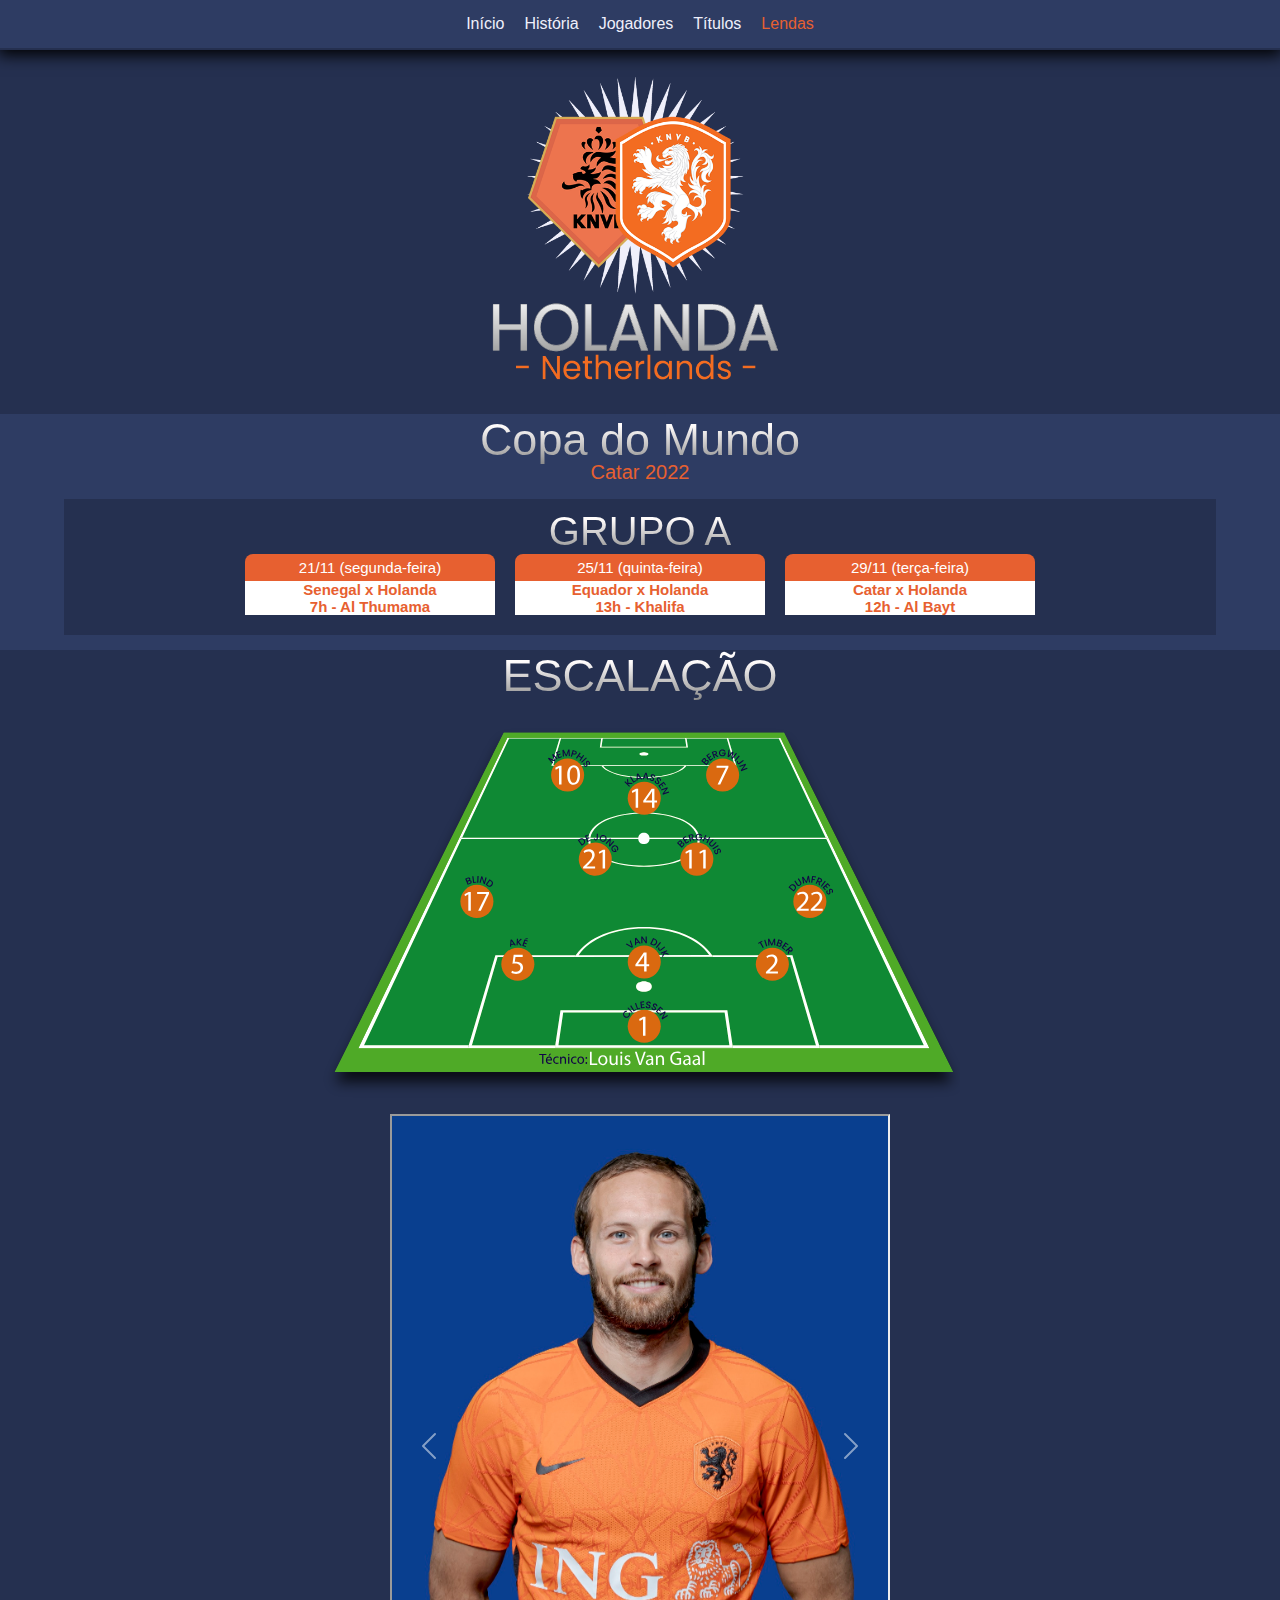
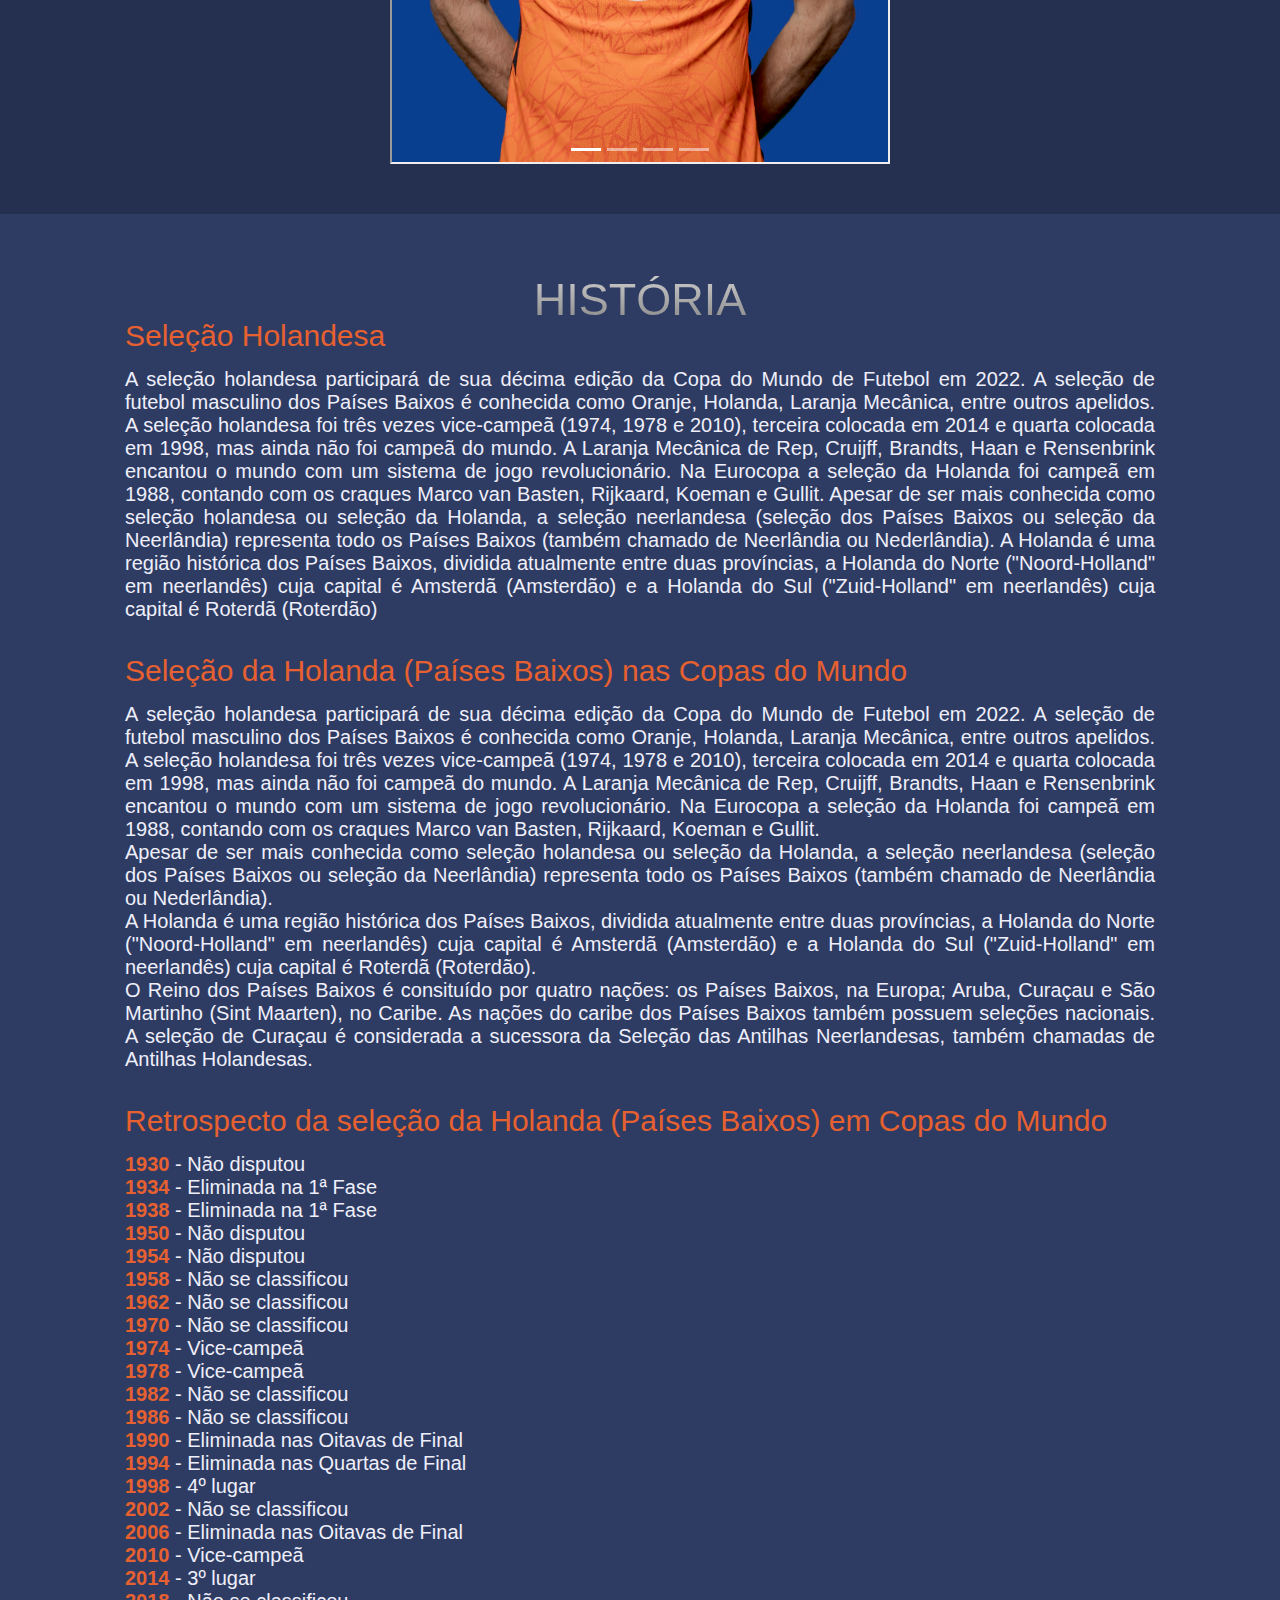
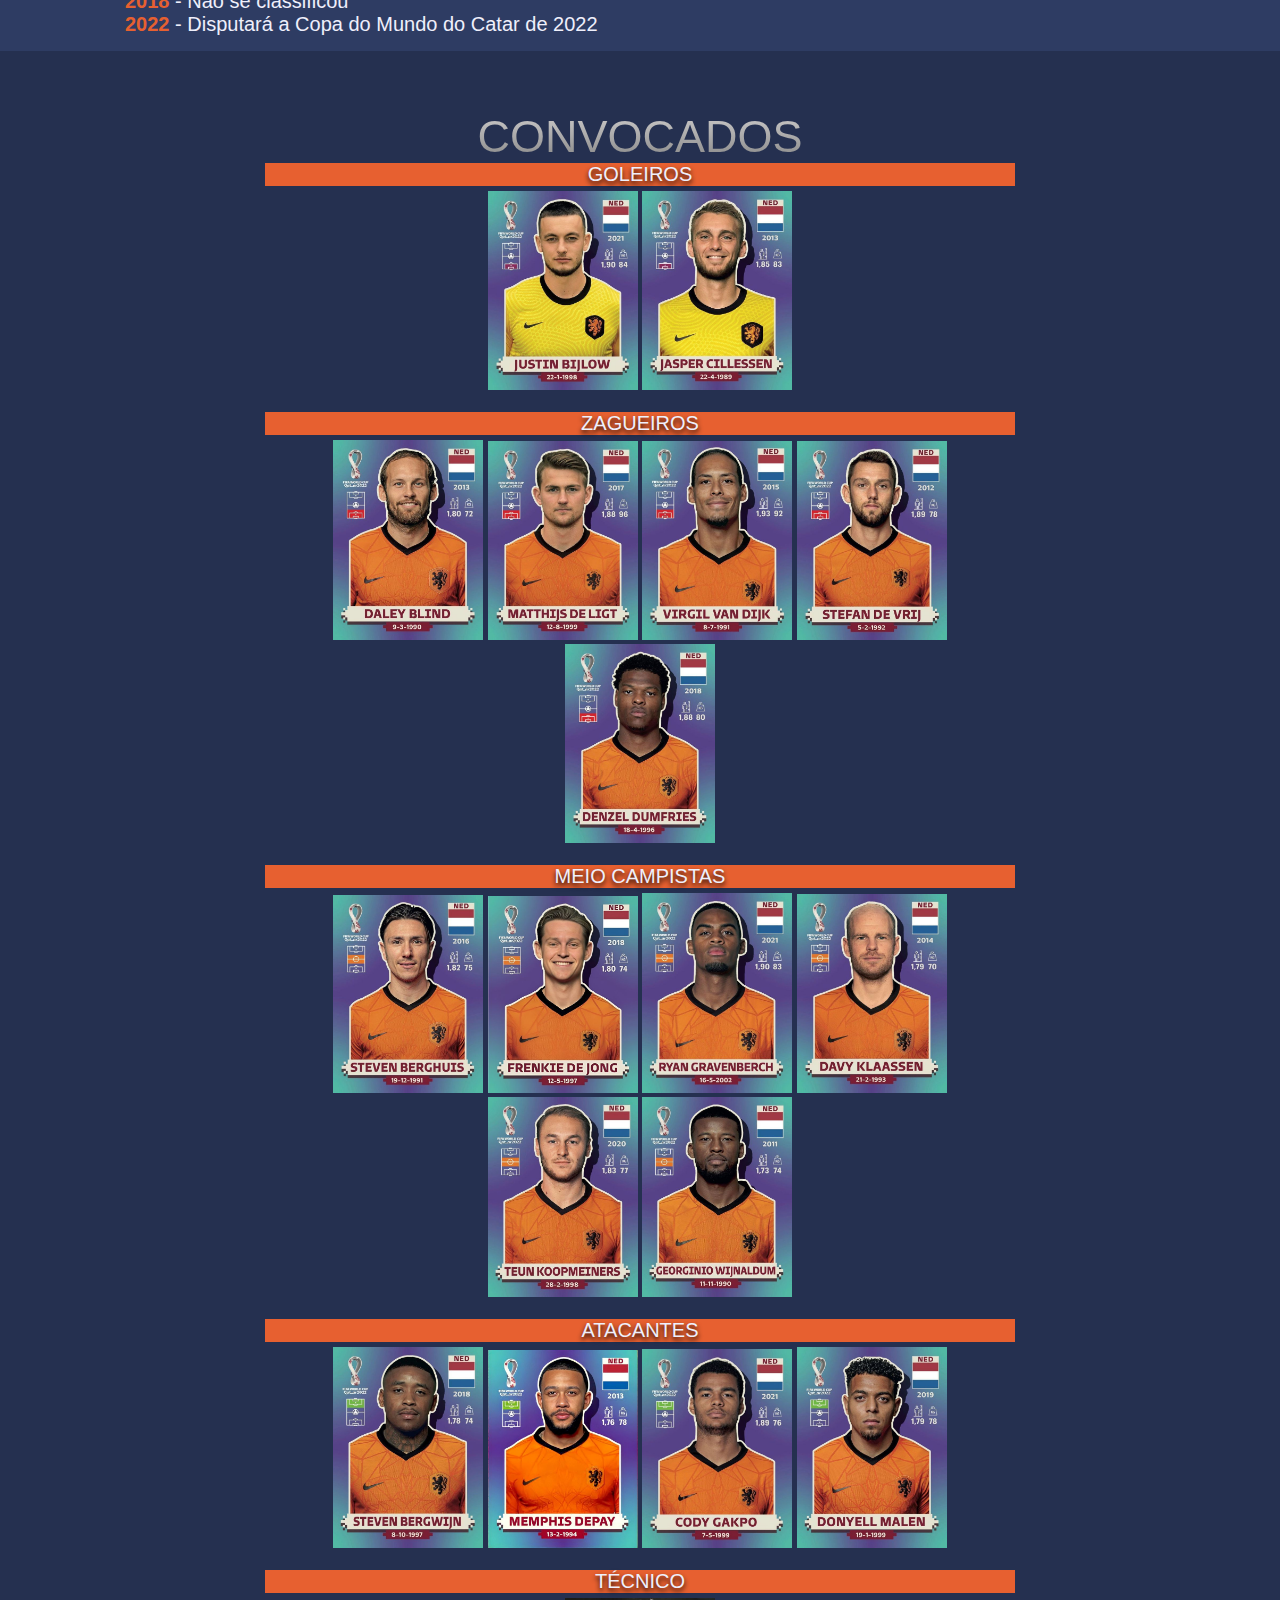
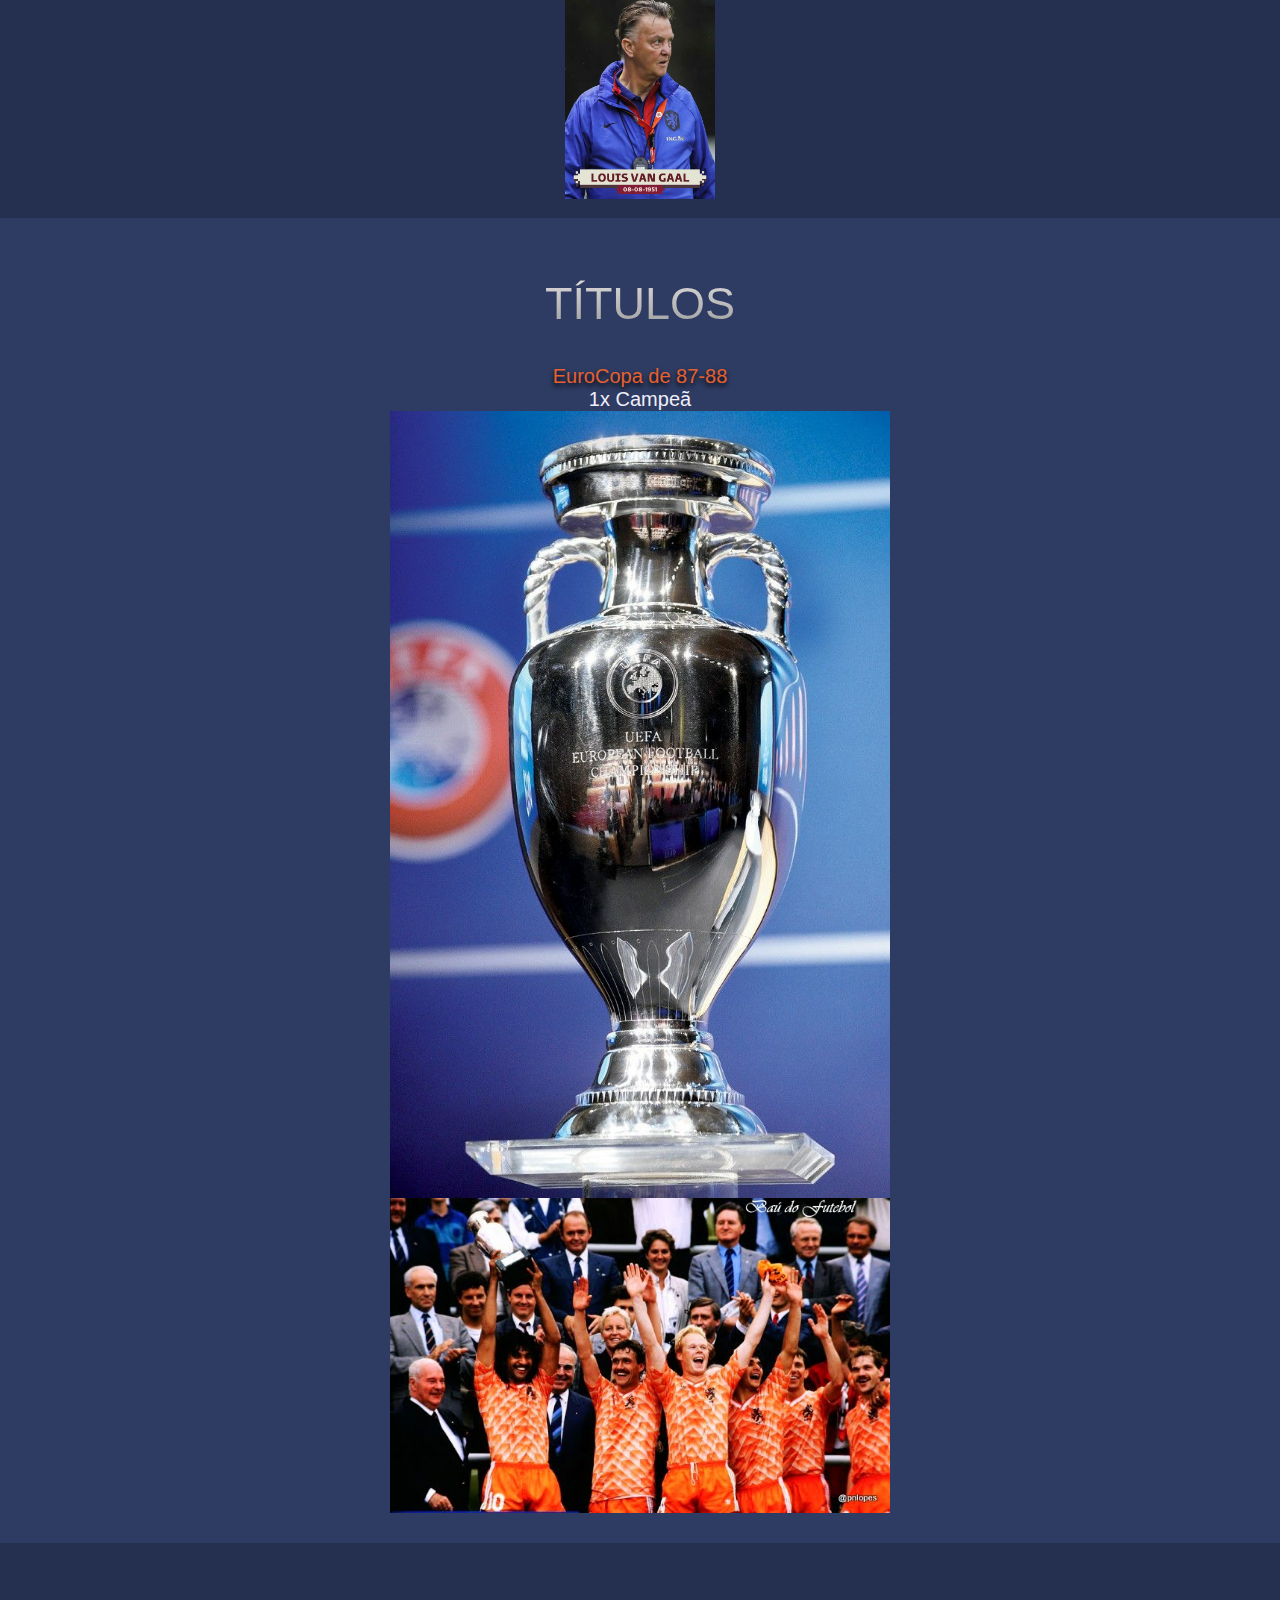
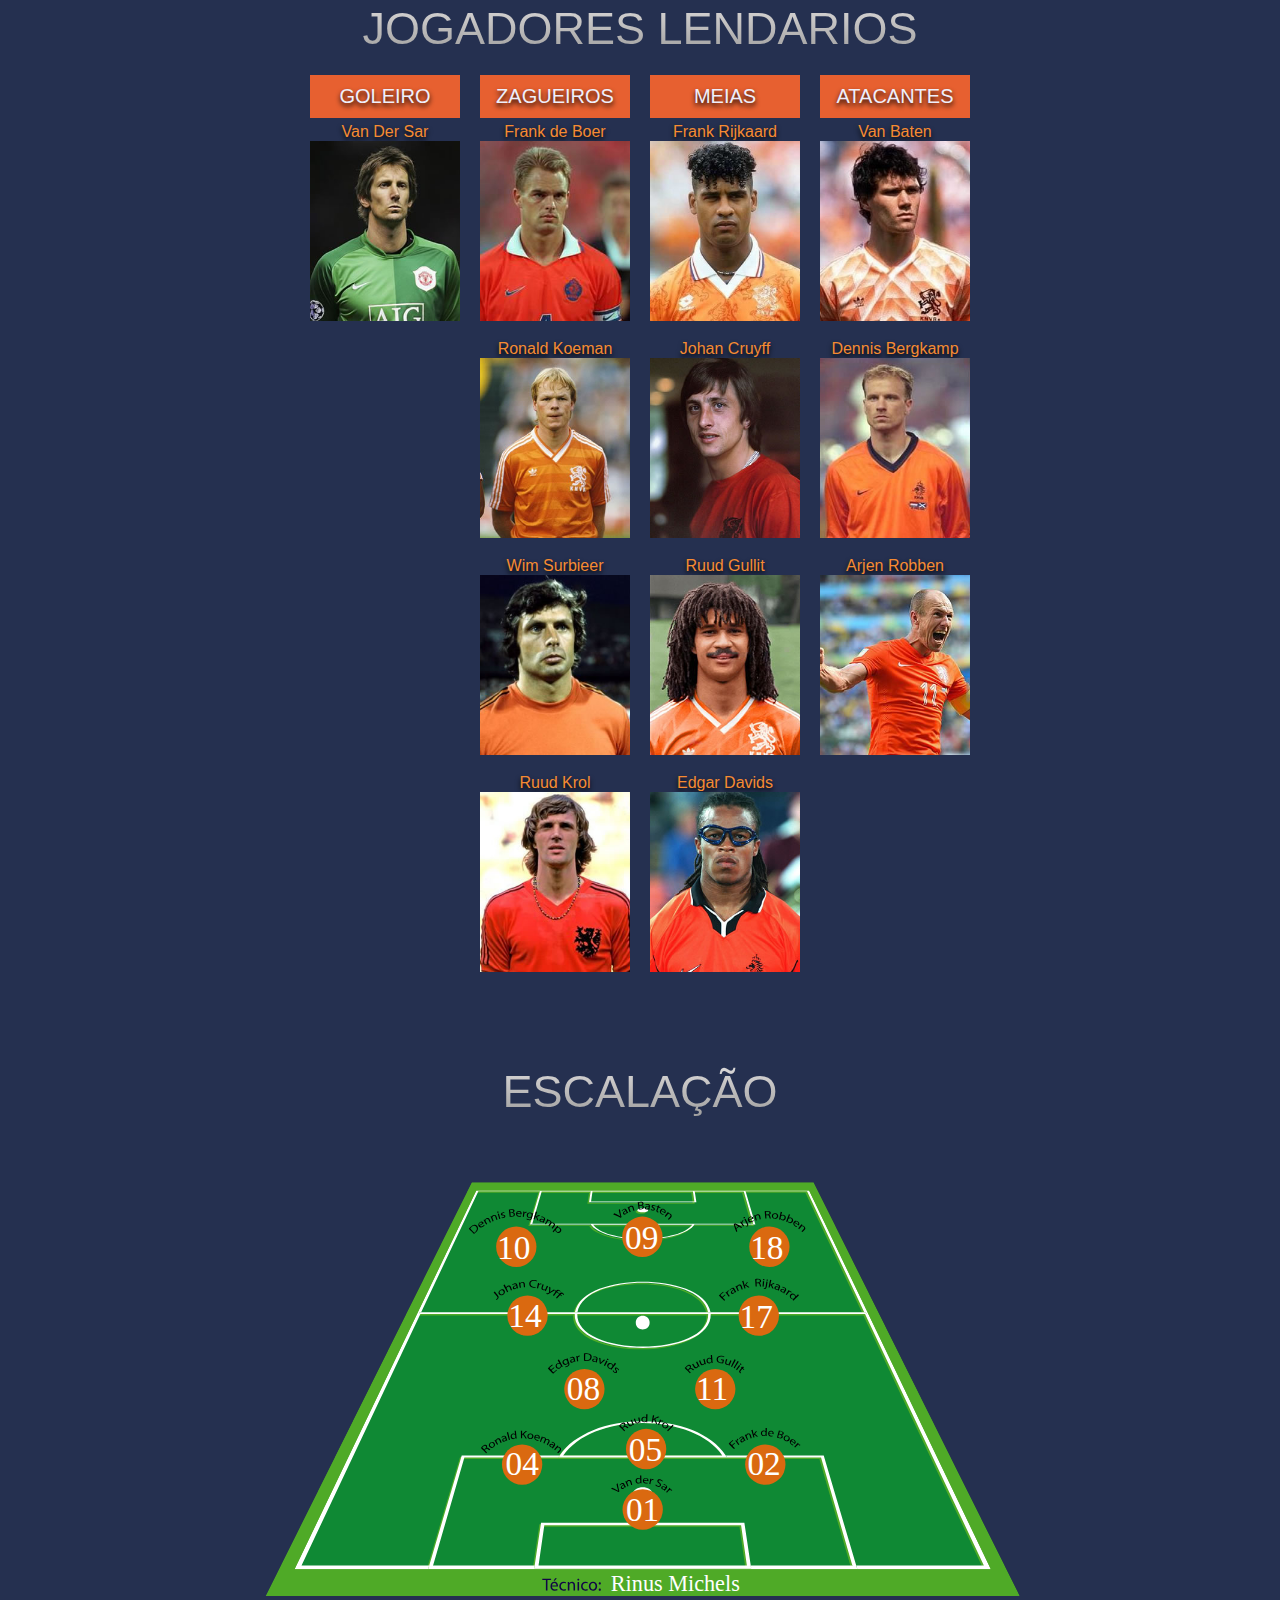
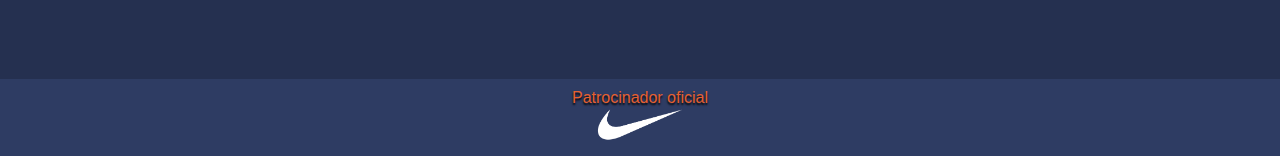
<file: index.html>
<!DOCTYPE html>
<html lang="pt-br">
<head>
    <!--JOABSON OLIVEIRA RM-08839 / JOÃO VICTOR RM-08943 / LIVIA BARROS RM-05540-->
    <meta charset="UTF-8">
    <meta http-equiv="X-UA-Compatible" content="IE=edge">
    <meta name="viewport" content="width=device-width, initial-scale=1.0">
    <link rel="stylesheet" href="css/estilos.css">  
    <title>Seleção Holandesa - Copa do Mundo, Catar 2022.</title>
</head>
<body>

    <!--CABEÇALHO-->

    <header class="cabecalho">
        <nav>
            <ul>
               <li><a href="index.html">Início</a></li>
               <li><a href="#historia">História</a></li>
                <li><a href="#jogadores">Jogadores</a></li>
                <li><a href="#titulos">Títulos</a></li>
                <li><a href="#lendas" style="color: #E76030;">Lendas</a></li>
            </ul>
        </nav>
    </header>

    <!--CONTEÚDO-->

    <main class="container">
        <div class="content">
            <figure class="image">
                <img src="img/img_topo.fw.png" alt="escudos">
            </figure>
            <div class="tabela">
                <h1>Copa do Mundo</h1>
                <h6>Catar 2022</h6>
                <div class="tab_grupo">
                    <h1>GRUPO A</h1>
                    <div class="jogos">
                        <div class="jogo1">
                            <h3>21/11 (segunda-feira)</h3>
                            <p>Senegal x Holanda</p>
                            <p>7h - Al Thumama</p>
                        </div>
                        <div class="jogo2">
                            <h3>25/11 (quinta-feira)</h3>
                            <p>Equador x Holanda</p>
                            <p>13h - Khalifa</p>
                        </div>
                        <div class="jogo3">
                            <h3>29/11 (terça-feira)</h3>
                            <p>Catar x Holanda</p>
                            <p>12h - Al Bayt</p>
                        </div>
                    </div>
                </div>
            </div>
                   
            
            <div class="tab_escalacao">
                <h1>ESCALAÇÃO</h1>
                <figure class="escalacao">
                    <img src="img/campo.svg" alt="campo_escalação">
                </figure>
            </div>

            <div class="carrossel"><iframe src="carrossel.html" name="myIFrame" scrolling="no"  width="500"  height="650" marginheight ="540" marginwidth ="540"></iframe></div>
            

            <div id="historia">
                <h1>HISTÓRIA</h1><br> 
                <h3>Seleção Holandesa</h3>
                <p>
                    A seleção holandesa participará de sua décima edição da Copa do Mundo de Futebol em 2022. A seleção de futebol masculino dos Países Baixos é conhecida como Oranje, Holanda, Laranja Mecânica, entre outros apelidos. A seleção holandesa foi três vezes vice-campeã (1974, 1978 e 2010), terceira colocada em 2014 e quarta colocada em 1998, mas ainda não foi campeã do mundo. A Laranja Mecânica de Rep, Cruijff, Brandts, Haan e Rensenbrink encantou o mundo com um sistema de jogo revolucionário. Na Eurocopa a seleção da Holanda foi campeã em 1988, contando com os craques Marco van Basten, Rijkaard, Koeman e Gullit. Apesar de ser mais conhecida como seleção holandesa ou seleção da Holanda, a seleção neerlandesa (seleção dos Países Baixos ou seleção da Neerlândia) representa todo os Países Baixos (também chamado de Neerlândia ou Nederlândia). A Holanda é uma região histórica dos Países Baixos, dividida atualmente entre duas províncias, a Holanda do Norte ("Noord-Holland" em neerlandês) cuja capital é Amsterdã (Amsterdão) e a Holanda do Sul ("Zuid-Holland" em neerlandês) cuja capital é Roterdã (Roterdão)</p><br>

                    <h3>Seleção da Holanda (Países Baixos) nas Copas do Mundo</h3>   

                    <p>A seleção holandesa participará de sua décima edição da Copa do Mundo de Futebol em 2022. A seleção de futebol masculino dos Países Baixos é conhecida como Oranje, Holanda, Laranja Mecânica, entre outros apelidos. A seleção holandesa foi três vezes vice-campeã (1974, 1978 e 2010), terceira colocada em 2014 e quarta colocada em 1998, mas ainda não foi campeã do mundo. A Laranja Mecânica de Rep, Cruijff, Brandts, Haan e Rensenbrink encantou o mundo com um sistema de jogo revolucionário. Na Eurocopa a seleção da Holanda foi campeã em 1988, contando com os craques Marco van Basten, Rijkaard, Koeman e Gullit.
                    <br>
                    Apesar de ser mais conhecida como seleção holandesa ou seleção da Holanda, a seleção neerlandesa (seleção dos Países Baixos ou seleção da Neerlândia) representa todo os Países Baixos (também chamado de Neerlândia ou Nederlândia).
                    <br>
                    A Holanda é uma região histórica dos Países Baixos, dividida atualmente entre duas províncias, a Holanda do Norte ("Noord-Holland" em neerlandês) cuja capital é Amsterdã (Amsterdão) e a Holanda do Sul ("Zuid-Holland" em neerlandês) cuja capital é Roterdã (Roterdão).
                    <br>
                    O Reino dos Países Baixos é consituído por quatro nações: os Países Baixos, na Europa; Aruba, Curaçau e São Martinho (Sint Maarten), no Caribe. As nações do caribe dos Países Baixos também possuem seleções nacionais. A seleção de Curaçau é considerada a sucessora da Seleção das Antilhas Neerlandesas, também chamadas de Antilhas Holandesas.</p>
                    <br>
                    <h3>Retrospecto da seleção da Holanda (Países Baixos) em Copas do Mundo</h3>
                    <p>
                    <strong>1930</strong>  - Não disputou <br>
                    <strong>1934</strong> - Eliminada na 1ª Fase<br>
                    <strong>1938</strong> - Eliminada na 1ª Fase<br>
                    <strong>1950</strong> - Não disputou<br>
                    <strong>1954</strong> - Não disputou<br>
                    <strong>1958</strong> - Não se classificou<br>
                    <strong>1962</strong> - Não se classificou<br>
                    <strong>1970</strong> - Não se classificou<br>
                    <strong>1974</strong> - Vice-campeã<br>
                    <strong>1978</strong> - Vice-campeã<br>
                    <strong>1982</strong> - Não se classificou<br>
                    <strong>1986</strong> - Não se classificou<br>
                    <strong>1990</strong> - Eliminada nas Oitavas de Final<br>
                    <strong>1994</strong> - Eliminada nas Quartas de Final<br>
                    <strong>1998</strong> - 4º lugar<br>
                    <strong>2002</strong> - Não se classificou<br>
                    <strong>2006</strong> - Eliminada nas Oitavas de Final<br>
                    <strong>2010</strong> - Vice-campeã<br>
                    <strong>2014</strong> - 3º lugar<br>
                    <strong>2018</strong> - Não se classificou<br>
                    <strong>2022</strong> - Disputará a Copa do Mundo do Catar de 2022</p>
            </div>
            <div id="jogadores">
                <h1>CONVOCADOS</h1>
                <div class="convocados">
                    <div class="gol">
                        <h3 >GOLEIROS</h3>
                        <p>Justin Bijlow</p>
                        <img src="img/bijlow.jpg" alt="">
                        <p>Jasper Cillessen</p>
                        <img src="img/cillessen.jpg" alt="">
                    </div>
                    <br>
                    <div class="zaga">
                        <h3>ZAGUEIROS</h3>
                        <p>Daley Blind</p>
                        <img src="img/blind.jpg" alt="">
                        <p>Matthijs de Ligt</p>
                        <img src="img/de ligt.jpg" alt="">
                        <p>Virgil Van Dijk</p>
                        <img src="img/van dijk.jpg" alt="">
                        <p>Stefan de Vrij</p>
                        <img src="img/vrij.jpg" alt="">
                        <p>Denzel Dumfries</p>
                        <img src="img/dumfries.jpg" alt="">
                    </div>
                    <br>
                    <div class="maio_campo">
                        <h3>MEIO CAMPISTAS</h3>
                        <p>Steven Berghuis</p>
                        <img src="img/berghuis.jpg" alt="">
                        <p>Frenkie de Jong</p>
                        <img src="img/de jong.jpg" alt="">
                        <p>Ryan Gravenberch</p>
                        <img src="img/gravenberch.jpg" alt="">
                        <p>Davy Klaassen</p>
                        <img src="img/klaassen.jpg" alt="">
                        <p>Teun Koopmeiners</p>
                        <img src="img/koopmeiners.jpg" alt="">
                        <p>Georginio Wijnaldum</p>
                        <img src="img/wijnaldum.jpg" alt="">
                    </div>
                    <br>
                    <div class="ataque">
                        <h3>ATACANTES</h3>
                        <p>Steven Bergwijn</p>
                        <img src="img/bergwijn.jpg" alt="">
                        <p>Memphis Depay</p>
                        <img src="img/depay.jpg" alt="">
                        <p>Cody Gakpo</p>
                        <img src="img/gakpo.jpg" alt="">
                        <p>Donyell Malen</p>
                        <img src="img/malen.jpg" alt="">
                    </div>
                    <br>
                    <div class="tecnico">
                        <h3 >TÉCNICO</h3>
                        <p>Louis van Gaal</p>
                        <img src="img/Louis Van Gaal.jpg" alt="">
                    </div>
                </div>
            </div>
            <div id="titulos">
                <h1>TÍTULOS</h1>
                <div class="eurocopa">
                    <div class="euro88">
                        <h3 >EuroCopa de 87-88</h3>
                        <p>1x Campeã</p>
                        <img src="img/eurocopa.jpg" alt="Taça EuroCopa de 88">
                        <img src="img//1988 Holnada Campeã da Eurocopa 01.jpg" alt="Jogadores Holandadeses erguendo a taça">
                    </div>
            </div>  

            <div id="lendas">
                <h1>JOGADORES LENDARIOS</h1>
                <div class="Escalação_Lendária">
                    <div class="gol">
                        <h3 >GOLEIRO</h3>
                        <p>Van Der Sar</p>
                        <img src="img/lendas/van_der_sar.jpg" alt="Van Der Sar">
                    </div>
                    <br>
                    <div class="zaga">
                        <h3>ZAGUEIROS </h3>
                        <p>Frank de Boer</p>
                        <img src="img/lendas/frank_de_boer.jpg" alt="Frank de Boer">
                        <p>Ronald Koeman</p>
                        <img src="img/lendas/ronald_koeman.jpg" alt="Ronald Koeman">
                        <p>Wim Surbieer</p>
                        <img src="img/lendas/wim_surbieer.jpg" alt="Wim Surbieer">
                        <p>Ruud Krol</p>
                        <img src="img/lendas/ruud_krol.jpg" alt="Ruud Krol">
                    </div>
                    <br>
                    <div class="maio_campo">
                        <h3>MEIAS</h3>
                        <p>Frank Rijkaard</p>
                        <img src="img/lendas/frank_rijkaard.jpg" alt="Frank Rijkaard">
                        <p>Johan Cruyff</p>
                        <img src="img/lendas/Johan Cruyff.jpg" alt="Johan Cruyff">
                        <p>Ruud Gullit</p>
                        <img src="img/lendas/Ruud_Gullit.jpg" alt="Ruud Gullit">
                        <p>Edgar Davids</p>
                        <img src="img/lendas/EDGAR_DAVIDS.jpg" alt="EDGAR_DAVIDS">
                    </div>
                    <br>
                    <div class="ataque">
                        <h3>ATACANTES </h3>
                        <p>Van Baten</p>
                        <img src="img/lendas/Van_Basten.jpg" alt="Van Basten">
                        <p>Dennis Bergkamp</p>
                        <img src="img/lendas/Dennis Bergkamp.jpg" alt="Dennis Bergkamp">
                        <p>Arjen Robben</p>
                        <img src="img/lendas/Arjen_Robben.jpg" alt="Arjen Roobben">
                    </div>
            </div>  
            <div class="tab_escalacao_lendas">
                <h1>ESCALAÇÃO</h1>
                <figure class="escalacao_lendas">
                    <img src="./img/lendas/campo_lendas.svg" alt="campo_escalação">
                </figure>
            </div>
           

    <!--RODAPÉ-->
    
    </main>
    <footer>
        <span>Patrocinador oficial</span>
        <picture><img src="img/nike_footer.png" alt="Patrocínio Nike"></picture>
    </footer>
    <script src="./js/script.js"></script>
</div>
</body>
</html>
</file>
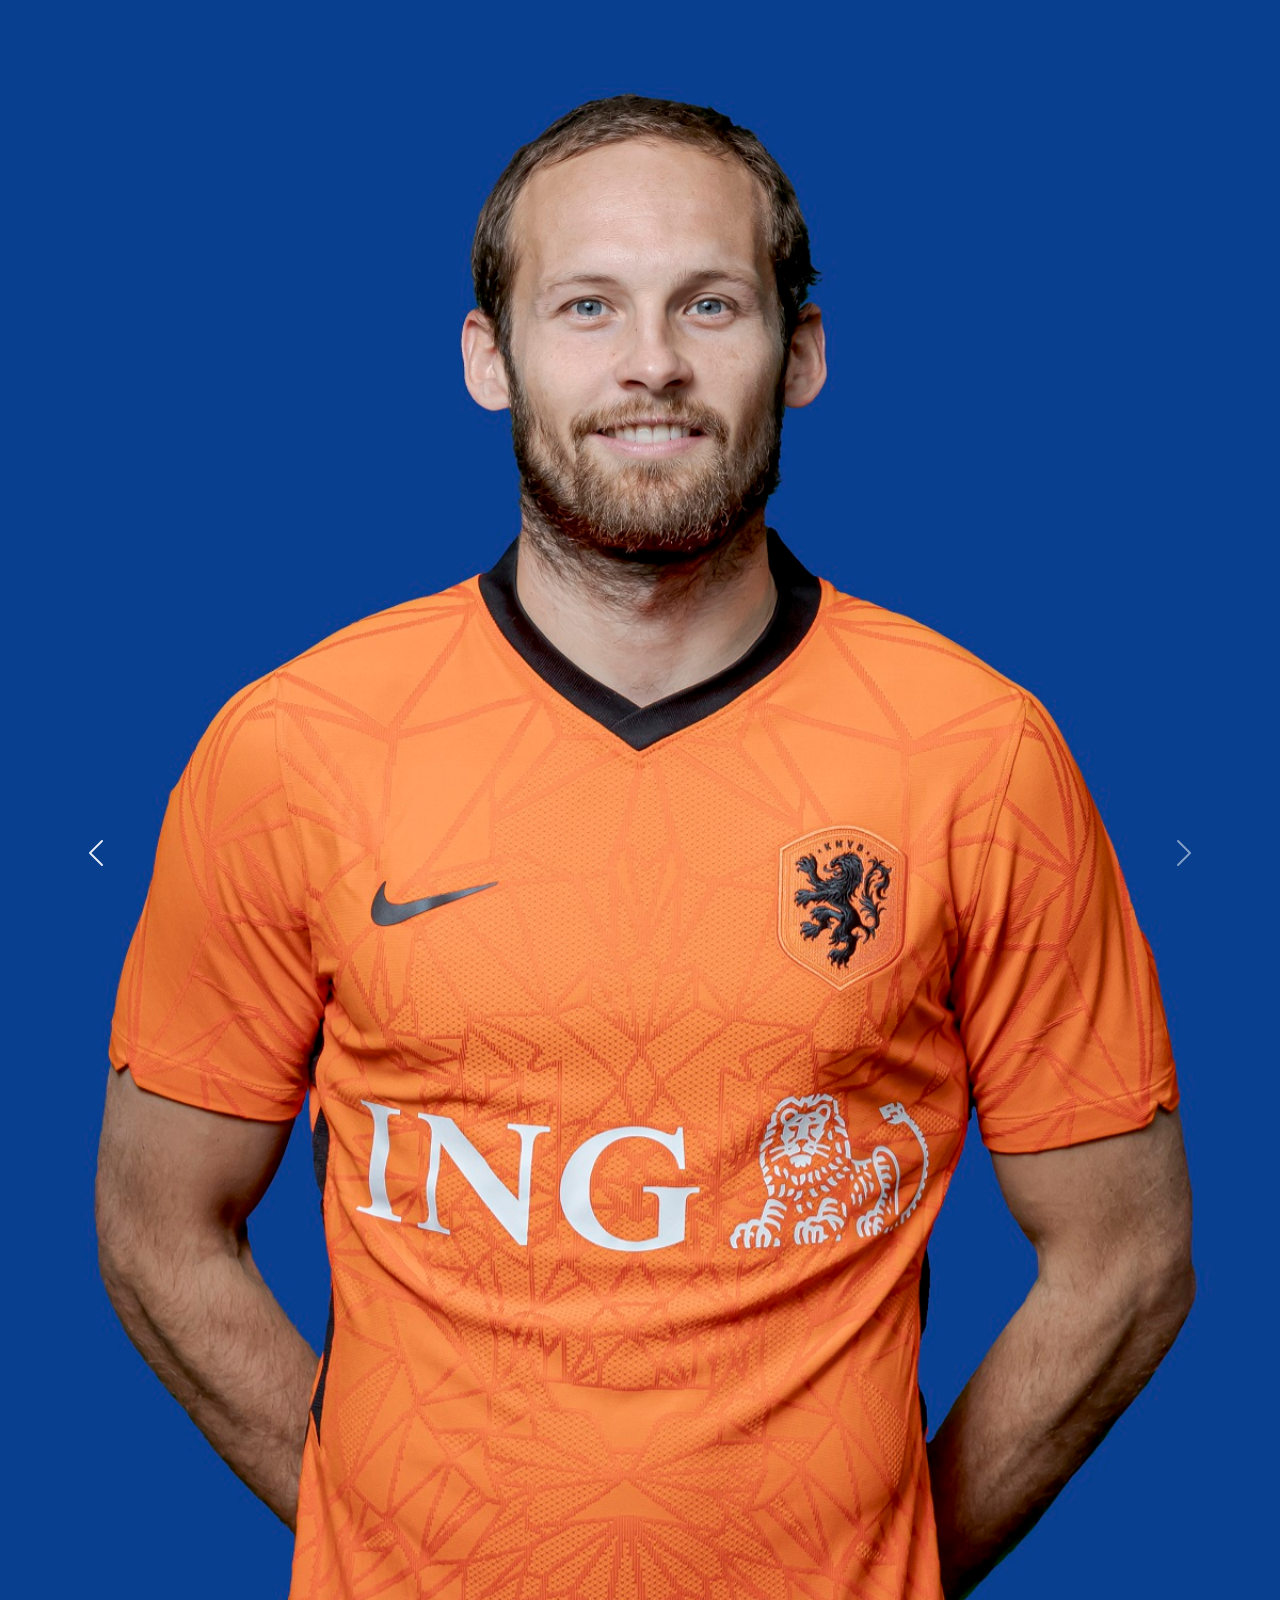
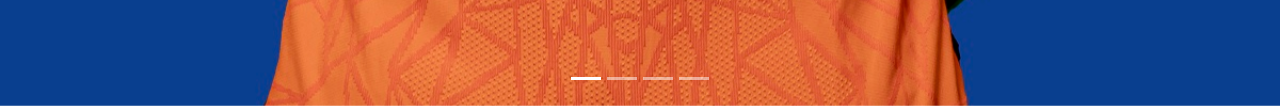
<file: carrossel.html>
<!DOCTYPE html>
<html lang="pt-br">
<head>
    <meta charset="UTF-8">
    <meta http-equiv="X-UA-Compatible" content="IE=edge">
    <meta name="viewport" content="width=device-width, initial-scale=1.0">
    <link rel="stylesheet" href="css/bootstrap.min.css">
    <style> </style>
    <title>carrossel</title>
</head>
<body>     
    <div id="carouselExampleIndicators" class="carousel slide" data-bs-ride="carousel">
        <div class="carousel-indicators">
          <button type="button" data-bs-target="#carouselExampleIndicators" data-bs-slide-to="0" class="active" aria-current="true" aria-label="Slide 1"></button>
          <button type="button" data-bs-target="#carouselExampleIndicators" data-bs-slide-to="1" aria-label="Slide 2"></button>
          <button type="button" data-bs-target="#carouselExampleIndicators" data-bs-slide-to="2" aria-label="Slide 3"></button>
          <button type="button" data-bs-target="#carouselExampleIndicators" data-bs-slide-to="3" aria-label="Slide 4"></button>
        </div>
        <div class="carousel-inner">
          <div class="carousel-item active">
            <img src="img/blind_fig.jpg" class="d-block w-100" alt="...">
          </div>
          <div class="carousel-item">
            <img src="img/dumfries_fig.jpg" class="d-block  w-100" alt="...">
          </div>
          <div class="carousel-item">
            <img src="img/klaassen_fig.jpg" class="d-block w-100" alt="...">
          </div>
          <div class="carousel-item">
            <img src="img/depay_fig.png" class="d-block w-100" alt="...">
          </div>
        </div>
        <button class="carousel-control-prev" type="button" data-bs-target="#carouselExampleIndicators" data-bs-slide="prev">
          <span class="carousel-control-prev-icon" aria-hidden="true"></span>
          <span class="visually-hidden">Previous</span>
        </button>
        <button class="carousel-control-next" type="button" data-bs-target="#carouselExampleIndicators" data-bs-slide="next">
          <span class="carousel-control-next-icon" aria-hidden="true"></span>
          <span class="visually-hidden">Next</span>
        </button>
      </div>
      <script src="js/bootstrap.min.js"></script>
</body>
</html>
</file>
<file: css/estilos.css>
/*#E76030 - laranja primário
  #F68B32 - laranja secundário
  #EFEFFB - branco
  #253050 - azul primário
  #2E3C63 - azul secundário
  #000000 - preto*/

/*-----------------Normalize & Body-----------------*/
  *{
    font-family:'Poppins', sans-serif;
    box-sizing: border-box; 
    text-decoration: none;
    margin: 0;
    padding: 0;
  }
  
body{
  width: 100%;
  height: 100%;
  background-color: #253050;
}

/*-----------------CABEÇALHO-----------------*/

.cabecalho{
    width: 100%;
    height: 50px;
    position: fixed;
    top: 30px;
    margin-top: -30px;
    box-shadow: 0px 3px 15px 2px rgba(0, 0, 0, 1);
}

nav ul{
  list-style: none;
  width: 100%;
  padding: 15px;
  display: flex;
  flex-direction: row;
  justify-content: center;
  gap: 20px;
  background-color: #2E3C63;
}

nav a{
  color:  #EFEFFB;
  text-decoration: none;
}

nav a:hover{
  color:  #F68B32;
}

/*-----------------CONTEÚDO-----------------*/
.container{
  margin-top: 50px;
}

.content{
  width: 100%;
}

.content img{
  width: 100%;
}

.content .tabela{
  width: 100%;
  display: flex;
  flex-direction: column;
  align-items:  center;
  background-color: #2E3C63;
}


.tabela > h1{
  background: #FFFCFC;
  background: linear-gradient(to bottom, #FFFCFC 23%, #858585 100%);
  -webkit-background-clip: text;
  -webkit-text-fill-color: transparent;
  font-weight: 500;
  font-size: 45px;
  margin-bottom: -5px ;
}

.tabela > h6{
  color: #E76030 ;
  font-weight: 300;
  font-size: 20px;
}

.tab_grupo > h1{
  background: #FFFCFC;
  background: linear-gradient(to bottom, #FFFCFC 23%, #858585 100%);
  -webkit-background-clip: text;
  -webkit-text-fill-color: transparent;
  font-weight: 500;
  font-size: 40px;
}

.content .tab_grupo{
  width: 90%;
  display: flex;
  flex-direction: column;
  align-items:  center;
  background-color: #253050;
  padding: 10px;
  margin: 15px;
}

.content .tab_grupo .jogos{
  display: flex;
  flex-direction: column;
  align-items:  center;
  gap: 20px;
  margin-bottom: 10px;
}

.tab_grupo .jogos h3{
  background-color: #E76030;
  border-radius: 8px 8px 0 0 ;
  padding: 5px;
  color: white;
  font-size: 15px;
  font-weight: 300;
}

.tab_grupo .jogos p{
  background-color: white;
  display: flex;
  justify-content: center;
  color: #E76030;
  font-size: 15px;
  font-weight: 600;
}


.tab_escalacao{
  display: flex;
  flex-direction: column;
  align-items: center;
  justify-content: center;
}

.tab_escalacao h1{
  background: #FFFCFC;
  background: linear-gradient(to bottom, #FFFCFC 23%, #858585 100%);
  -webkit-background-clip: text;
  -webkit-text-fill-color: transparent;
  font-weight: 500;
  font-size: 45px;
  text-align: center;
}

.tab_Escalação_Lendária{
  display: flex;
  flex-direction: column;
  align-items: center;
  justify-content: center;
}

.tab_Escalação_Lendária h3{
  background: #FFFCFC;
  background: linear-gradient(to bottom, #FFFCFC 23%, #858585 100%);
  -webkit-background-clip: text;
  -webkit-text-fill-color: transparent;
  font-weight: 500;
  font-size: 45px;
  text-align: center;
}

.escalacao{
  width: 80%;
}

.carrossel{
  display: flex;
  justify-content: center;
  padding-bottom: 50px;
}

#historia{
  background-color: #2E3C63;
}

#historia h1{
  background: #FFFCFC;
  background: linear-gradient(to bottom, #FFFCFC 23%, #858585 100%);
  -webkit-background-clip: text;
  -webkit-text-fill-color: transparent;
  font-weight: 500;
  font-size: 45px;
  margin-bottom: -25px ;
  text-align: center;
  padding-top: 60px;
  
}

#historia h3{
  color: #E76030;
  font-weight: 500;
  font-size: 30px;
  padding: 0 25px;
}

strong{
  color: #E76030;
}

#historia p{
  color: #EFEFFB;
  text-align: justify;
  font-size: 20px;
  padding: 15px 25px;
}

#jogadores h1, #lendas h1 {
  background: #FFFCFC;
  background: linear-gradient(to bottom, #FFFCFC 23%, #858585 100%);
  -webkit-background-clip: text;
  -webkit-text-fill-color: transparent;
  font-weight: 500;
  font-size: 45px;
  margin-bottom: -15px ;
  text-align: center;
  padding-top: 60px;
}

.convocados h3{
  color: #EFEFFB;
  font-weight: 500;
  font-size: 20px;
  text-align: center;
  background-color: #E76030;
  text-shadow: 0px 3px 5px rgba(0, 0, 0, 1);
}
.convocados p{
 color: #EFEFFB;
}

.convocados{
  display: flex;
  flex-direction: column;
  justify-content: center;
  text-align: center;
  padding: 15px;
}

.convocados img{
  width: 150px;
}

#titulos{
  background-color: #2E3C63;
} 

#titulos h1{
  background: #FFFCFC;
  background: linear-gradient(to bottom, #FFFCFC 23%, #858585 100%);
  -webkit-background-clip: text;
  -webkit-text-fill-color: transparent;
  font-weight: 500;
  font-size: 45px;
  margin-bottom: -15px ;
  text-align: center;
  padding-top: 60px;
  padding-bottom: 20px;
}


.eurocopa h3{
  color: #E76030;
  font-weight: 500;
  font-size: 20px;
  text-align: center; 
  text-shadow: 0px 3px 5px rgba(0, 0, 0, 1);
}

.eurocopa  p{
  color: #EFEFFB;
  font-weight: 500;
  font-size: 20px;
  text-align: center; 
 }

 .eurocopa{
  display: flex;
  justify-content: center;
  text-align: center;
  padding: 15px;
 }
 .euro88{
  display: flex;
  flex-direction: column;
  justify-content: center;
  text-align: center;
  padding: 15px;
 }
 .eurocopa  img{
  width: 500px;
}

#lendas{
  background-color: #253050;
} 

.Escalação_Lendária{
  display: flex;
  justify-content: center;
  text-align: center;
  padding: 15px;
  gap: 10px;
}

.Escalação_Lendária p{
  color: #F68B32;
  text-shadow: 0px 3px 5px  #000000;
 }

.Escalação_Lendária h3{
  color: #EFEFFB;
  font-weight: 500;
  font-size: 20px;
  text-align: center;
  background-color: #E76030;
  text-shadow: 0px 3px 5px rgba(0, 0, 0, 1);
  padding: 10px;
}

.Escalação_Lendária img{
  width: 150px;
  padding-bottom: 15px;
}

.tab_escalacao_lendas{
  display: flex;
  flex-direction: column;
  align-items: center;
  justify-content: center;
}

.tab_escalacao_lendas h1{
  background: #FFFCFC;
  background: linear-gradient(to bottom, #FFFCFC 23%, #858585 100%);
  -webkit-background-clip: text;
  -webkit-text-fill-color: transparent;
  font-weight: 500;
  font-size: 45px;
  text-align: center;
  padding-bottom: -50px;
}
/*-----------------RODAPÉ-----------------*/

footer{
  background-color: #2E3C63;
  width: 100%;
  display: flex;
  flex-direction: column;
  align-items:  center;
  padding: 10px;
}

footer span{
  color: #E76030;
  text-shadow: 0px 2px 2px rgba(0, 0, 0, 1);
}

footer img{
  width: 90px;
}


/*-----------------MEDIA QUERY-----------------*/
@media screen and (max-width: 731px){
  
  .convocados img{
    display: none;
  } 

  .Escalação_Lendária img{
    display: none;
  }

  .Escalação_Lendária{
    display: flex;
    flex-direction: column;
    justify-content: center;
    text-align: center;
    padding: 15px;
  }
}

@media screen and (min-width: 732px) and (max-width: 960px) {

  .content .tab_grupo .jogos{
    display: flex;
    flex-direction: row;
    align-items:  center;
    gap: 20px;
  }

  .tab_grupo .jogos h3{
    width: 200px;
    text-align: center;
  }

  .content .tab_escalacao{
    padding-top: 15px;
    object-fit: cover;
  }

  .escalacao{
    width: 70%;
  }

  #historia{
    padding: 0 50px;
  }

  .convocados{
    display: flex;
    justify-content: center;
    text-align: center;
    padding: 15px;
  }

  .convocados h3{
    margin-bottom: 5px;
  }

  .convocados p{
    display: none;
  }

  .Escalação_Lendária{
    display: flex;
    justify-content: center;
    text-align: center;
    padding: 15px;
  }
  
  .Escalação_Lendária h3{
    margin-bottom: 5px;
  }
}
@media screen and (min-width: 900px) and (max-width: 1023px) {
  
  .content .tab_grupo .jogos{
    display: flex;
    flex-direction: row;
    align-items:  center;
    gap: 20px;
    justify-content: space-evenly;
  }

  .tab_grupo .jogos h3 {
    font-size: 15px;
    width: 250px;
    text-align: center;
  }

  .content .tab_escalacao{
    padding-top: 15px;
    object-fit: cover;
  }

  .escalacao{
    width: 60%;
  }

  #historia{
    padding: 0 50px;
  }

  .convocados{
    display: flex;
    justify-content: center;
    text-align: center;
  }

  #jogadores{
    padding: 0 150px;
  }

  .convocados h3{
    margin-bottom: 5px;
  }

  .convocados p{
    display: none;
  }

  .Escalação_Lendária{
    display: flex;
    justify-content: center;
    text-align: center;
  }
  

  #lendas{
    padding: 0 150px;
  }

  .Escalação_Lendária h3{
    margin-bottom: 5px;
  }
}

@media screen and (min-width: 1024px) and (max-width: 1999px) {

  .tab_grupo{
    padding-bottom: 20px;
  }

  .content .tab_grupo .jogos{
    display: flex;
    flex-direction: row;
    align-items:  center;
    gap: 20px;
    justify-content: space-evenly;
  }

  .tab_grupo .jogos h3{
    font-size: 15px;
    width: 250px;
    text-align: center;
  }

  .escalacao{
    width: 50%;
  }

  #historia{
    padding: 0 100px;
  }

  .convocados{
    display: flex;
    justify-content: center;
    text-align: center;
  }

  #jogadores{
    padding: 0 250px;
  }

  .convocados h3{
    margin-bottom: 5px;
  }
  
  .convocados p{
    display: none;
  }

  .Escalação_Lendária{
    display: flex;
    justify-content: center;
    text-align: center;
  }
  
  #lendas{
    padding: 0 250px;
  }
  
  .Escalação_Lendária h3{
    margin-bottom: 5px;
  }
}

@media screen and (min-width: 2000px) {
  .tab_grupo{
    padding-bottom: 20px;
  }

  .content .tab_grupo .jogos{
    display: flex;
    flex-direction: row;
    align-items:  center;
    gap: 20px;
    justify-content: space-evenly;
  }

  .tab_grupo .jogos h3{
    font-size: 15px;
    width: 250px;
    text-align: center;
  }

  .escalacao{
    width: 50%;
  }
  
  #historia{
    padding: 0 250px;
  }

  .convocados{
    display: flex;
    justify-content: center;
    text-align: center;
  }

  #jogadores{
    padding: 0 500px;
  }

  .convocados h3{
    margin-bottom: 5px;
  }

  .convocados p{
    display: none;
  }

  .Escalação_Lendária{
    display: flex;
    justify-content: center;
    text-align: center;
  }
  
  #lendas{
    padding: 0 500px;
  }
  
  .Escalação_Lendária h3{
    margin-bottom: 5px;
  }
}
</file>
